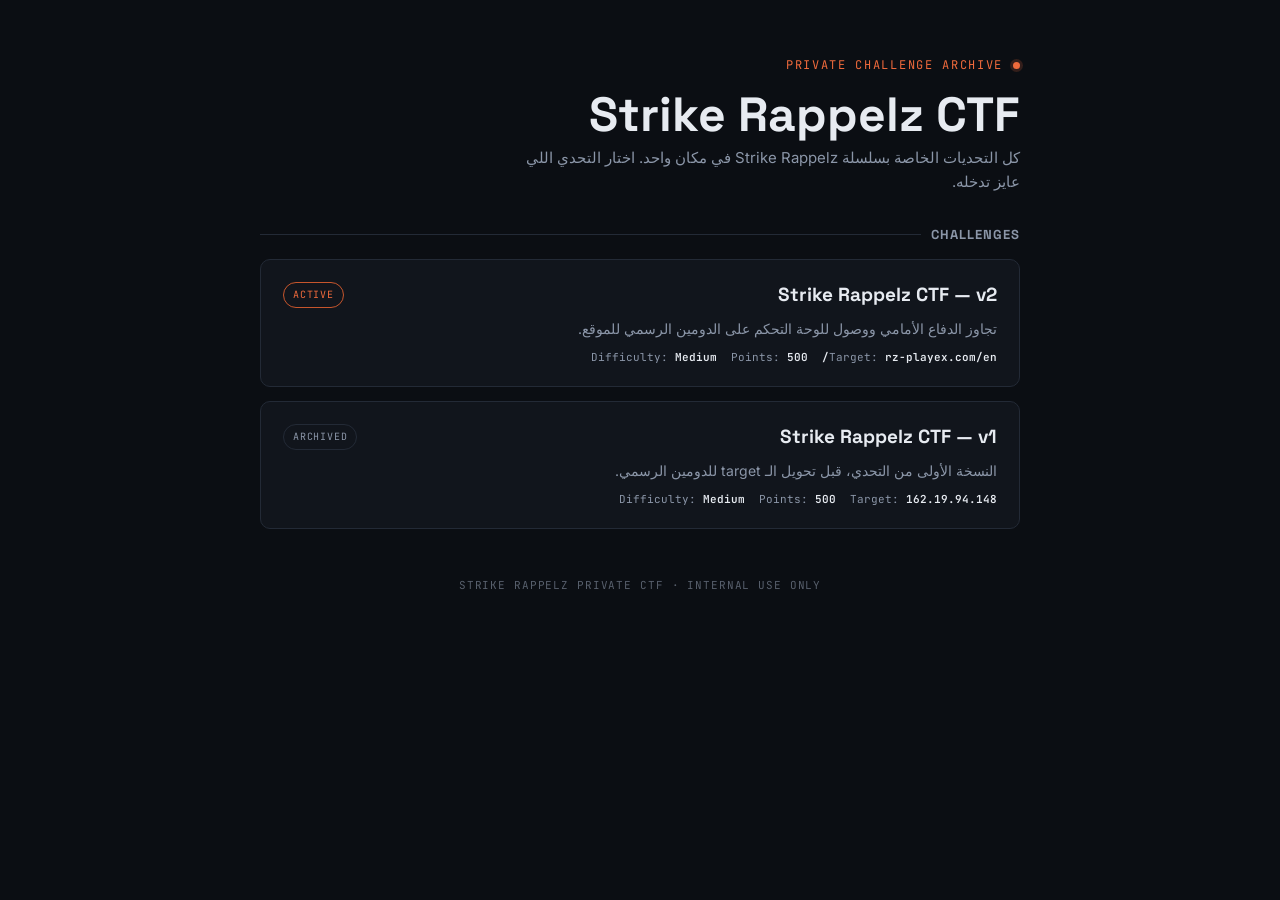
<file: index.html>
<!doctype html>
<html lang="ar" dir="rtl">
<head>
<meta charset="UTF-8">
<meta name="viewport" content="width=device-width, initial-scale=1, viewport-fit=cover">
<meta name="claude:viewport-fit-sides" content="cover">
<title>Strike Rappelz CTF Archive</title>
<link rel="preconnect" href="https://fonts.googleapis.com">
<link rel="preconnect" href="https://fonts.gstatic.com" crossorigin>
<link href="https://fonts.googleapis.com/css2?family=Space+Grotesk:wght@500;700&family=Inter:wght@400;500;600&family=JetBrains+Mono:wght@400;500;600&display=swap" rel="stylesheet">
<link rel="stylesheet" href="styles.css">
</head>
<body>
<div class="wrap">

  <div class="eyebrow">Private Challenge Archive</div>
  <h1>Strike Rappelz CTF</h1>
  <p class="sub">كل التحديات الخاصة بسلسلة Strike Rappelz في مكان واحد. اختار التحدي اللي عايز تدخله.</p>

  <section>
    <h2>Challenges</h2>
    <div class="list">

      <a class="list-item" href="domain.html">
        <div class="row1">
          <span class="name">Strike Rappelz CTF — v2</span>
          <span class="badge live">Active</span>
        </div>
        <p class="desc">تجاوز الدفاع الأمامي ووصول للوحة التحكم على الدومين الرسمي للموقع.</p>
        <div class="meta">
          <span>Target: <b>rz-playex.com/en/</b></span>
          <span>Points: <b>500</b></span>
          <span>Difficulty: <b>Medium</b></span>
        </div>
      </a>

      <a class="list-item" href="ip-target.html">
        <div class="row1">
          <span class="name">Strike Rappelz CTF — v1</span>
          <span class="badge">Archived</span>
        </div>
        <p class="desc">النسخة الأولى من التحدي، قبل تحويل الـ target للدومين الرسمي.</p>
        <div class="meta">
          <span>Target: <b>162.19.94.148</b></span>
          <span>Points: <b>500</b></span>
          <span>Difficulty: <b>Medium</b></span>
        </div>
      </a>

    </div>
  </section>

  <footer>Strike Rappelz Private CTF &middot; Internal use only</footer>

</div>
</body>
</html>
</file>
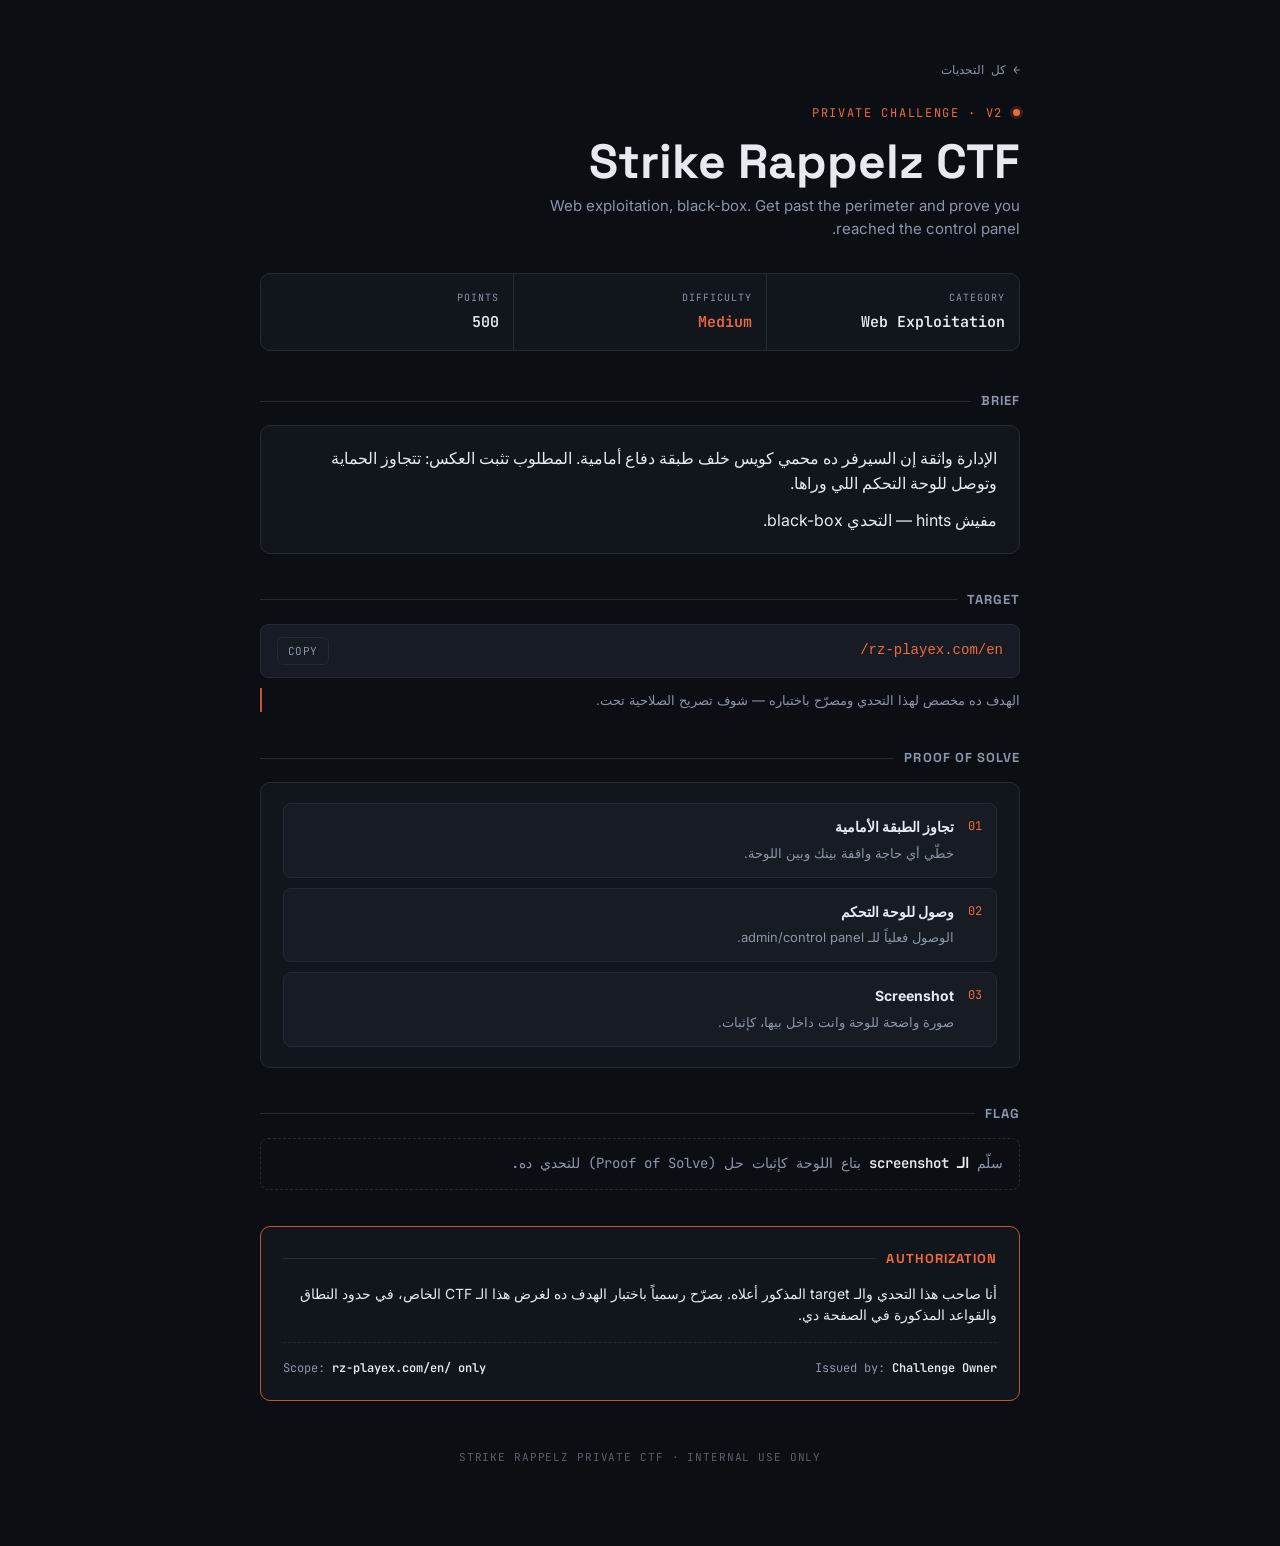
<file: domain.html>
<!doctype html>
<html lang="ar" dir="rtl">
<head>
<meta charset="UTF-8">
<meta name="viewport" content="width=device-width, initial-scale=1, viewport-fit=cover">
<meta name="claude:viewport-fit-sides" content="cover">
<title>Strike Rappelz CTF — v2</title>
<link rel="preconnect" href="https://fonts.googleapis.com">
<link rel="preconnect" href="https://fonts.gstatic.com" crossorigin>
<link href="https://fonts.googleapis.com/css2?family=Space+Grotesk:wght@500;700&family=Inter:wght@400;500;600&family=JetBrains+Mono:wght@400;500;600&display=swap" rel="stylesheet">
<link rel="stylesheet" href="styles.css">
</head>
<body>
<div class="wrap">

  <a class="back-link" href="index.html">&larr; كل التحديات</a>

  <div class="eyebrow">Private Challenge &middot; v2</div>
  <h1>Strike Rappelz CTF</h1>
  <p class="sub">Web exploitation, black-box. Get past the perimeter and prove you reached the control panel.</p>

  <div class="stat-rail">
    <div class="stat"><div class="k">Category</div><div class="v">Web Exploitation</div></div>
    <div class="stat"><div class="k">Difficulty</div><div class="v accent">Medium</div></div>
    <div class="stat"><div class="k">Points</div><div class="v">500</div></div>
  </div>

  <section>
    <h2>Brief</h2>
    <div class="card brief">
      <p>الإدارة واثقة إن السيرفر ده محمي كويس خلف طبقة دفاع أمامية. المطلوب تثبت العكس: تتجاوز الحماية وتوصل للوحة التحكم اللي وراها.</p>
      <p>مفيش hints — التحدي black-box.</p>
    </div>
  </section>

  <section>
    <h2>Target</h2>
    <div class="target-row">
      <code id="target-url">rz-playex.com/en/</code>
      <button class="copy-btn" onclick="copyTarget()" id="copy-btn">Copy</button>
    </div>
    <p class="note">الهدف ده مخصص لهذا التحدي ومصرّح باختباره — شوف تصريح الصلاحية تحت.</p>
  </section>

  <section>
    <h2>Proof of Solve</h2>
    <div class="card">
      <ol class="steps">
        <li><span class="n">01</span><span class="t"><b>تجاوز الطبقة الأمامية</b><span>خطّي أي حاجة واقفة بينك وبين اللوحة.</span></span></li>
        <li><span class="n">02</span><span class="t"><b>وصول للوحة التحكم</b><span>الوصول فعلياً للـ admin/control panel.</span></span></li>
        <li><span class="n">03</span><span class="t"><b>Screenshot</b><span>صورة واضحة للوحة وانت داخل بيها، كإثبات.</span></span></li>
      </ol>
    </div>
  </section>

  <section>
    <h2>Flag</h2>
    <div class="flag-box">سلّم <b>الـ screenshot</b> بتاع اللوحة كإثبات حل (Proof of Solve) للتحدي ده.</div>
  </section>

  <section class="auth">
    <h2>Authorization</h2>
    <p>أنا صاحب هذا التحدي والـ target المذكور أعلاه. بصرّح رسمياً باختبار الهدف ده لغرض هذا الـ CTF الخاص، في حدود النطاق والقواعد المذكورة في الصفحة دي.</p>
      <div class="sig">
        <span>Issued by: <b>Challenge Owner</b></span>
        <span>Scope: <b>rz-playex.com/en/ only</b></span>
      </div>
  </section>

  <footer>Strike Rappelz Private CTF &middot; Internal use only</footer>

</div>

<script>
  function copyTarget() {
    const text = document.getElementById('target-url').textContent;
    const btn = document.getElementById('copy-btn');
    const done = () => { btn.textContent = 'Copied'; setTimeout(() => btn.textContent = 'Copy', 1400); };
    if (navigator.clipboard && navigator.clipboard.writeText) {
      navigator.clipboard.writeText(text).then(done).catch(() => {
        const range = document.createRange();
        range.selectNode(document.getElementById('target-url'));
        window.getSelection().removeAllRanges();
        window.getSelection().addRange(range);
      });
    }
  }
</script>
</body>
</html>
</file>
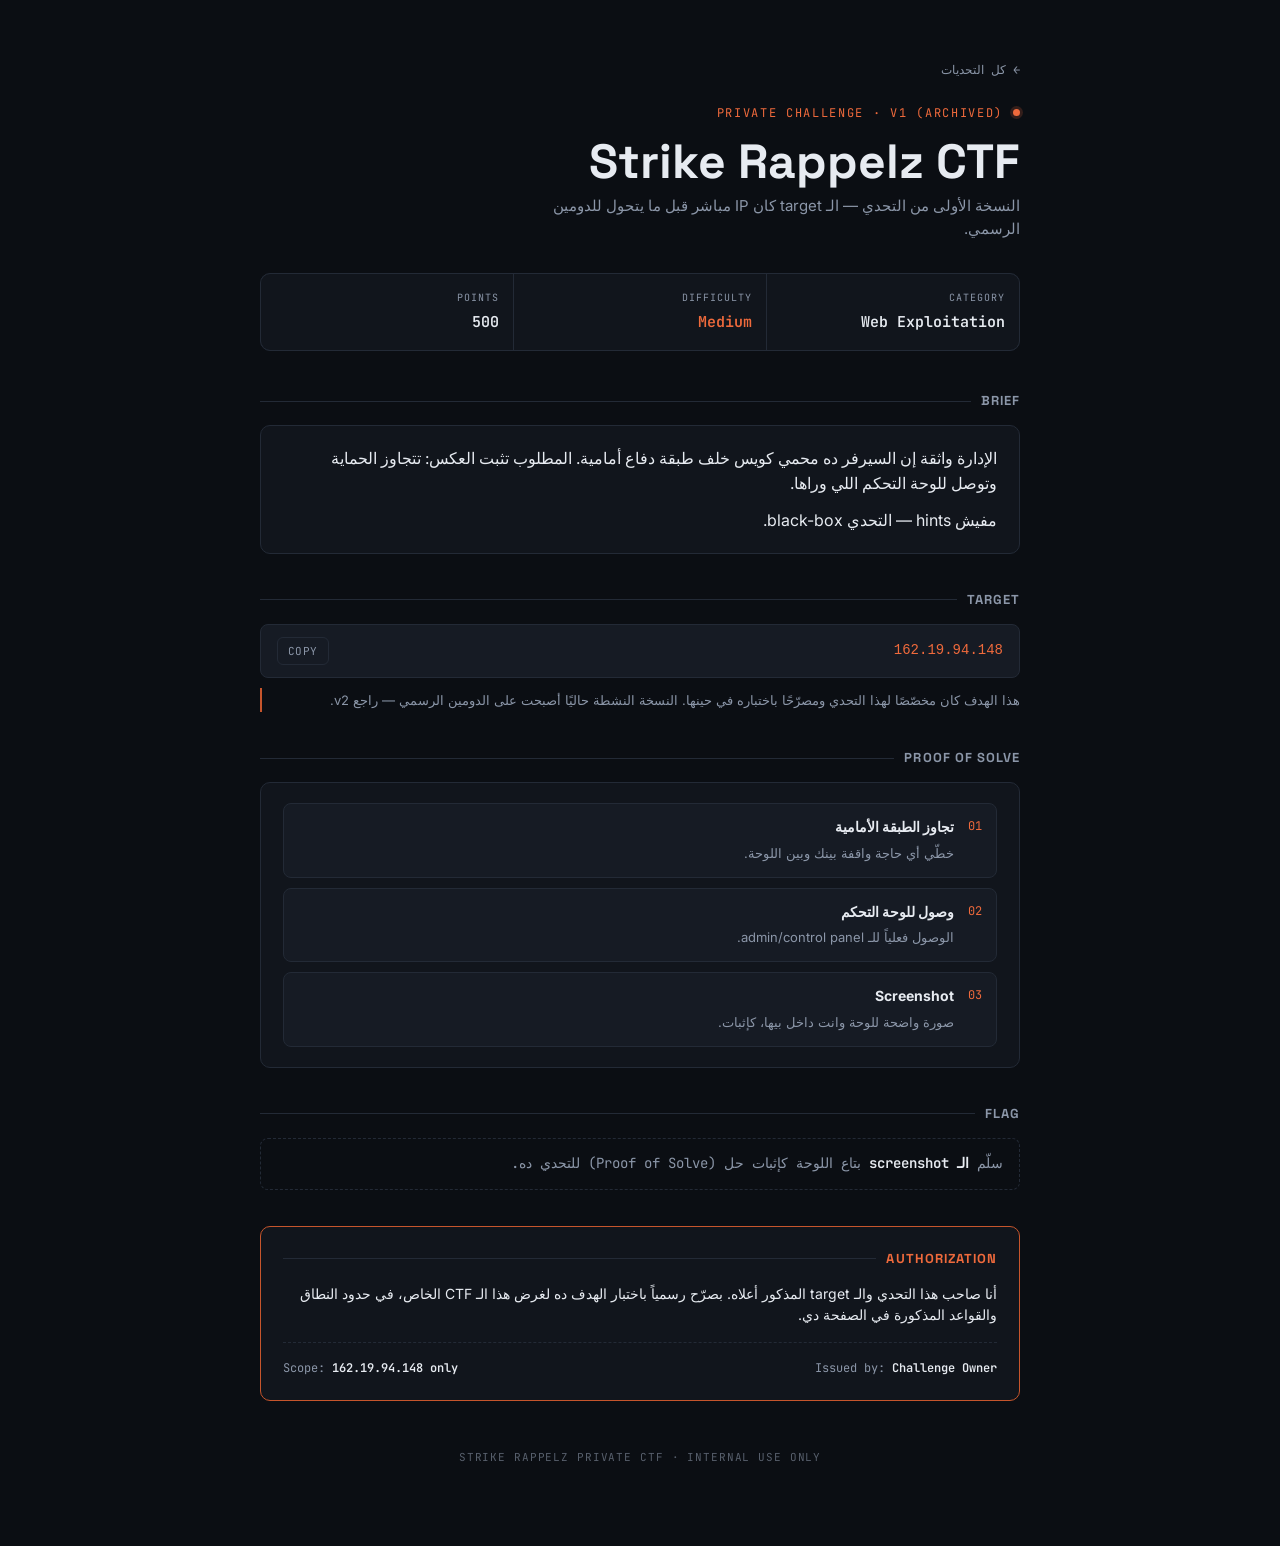
<file: ip-target.html>
<!doctype html>
<html lang="ar" dir="rtl">
<head>
<meta charset="UTF-8">
<meta name="viewport" content="width=device-width, initial-scale=1, viewport-fit=cover">
<meta name="claude:viewport-fit-sides" content="cover">
<title>Strike Rappelz CTF — v1</title>
<link rel="preconnect" href="https://fonts.googleapis.com">
<link rel="preconnect" href="https://fonts.gstatic.com" crossorigin>
<link href="https://fonts.googleapis.com/css2?family=Space+Grotesk:wght@500;700&family=Inter:wght@400;500;600&family=JetBrains+Mono:wght@400;500;600&display=swap" rel="stylesheet">
<link rel="stylesheet" href="styles.css">
</head>
<body>
<div class="wrap">

  <a class="back-link" href="index.html">&larr; كل التحديات</a>

  <div class="eyebrow">Private Challenge &middot; v1 (Archived)</div>
  <h1>Strike Rappelz CTF</h1>
  <p class="sub">النسخة الأولى من التحدي — الـ target كان IP مباشر قبل ما يتحول للدومين الرسمي.</p>

  <div class="stat-rail">
    <div class="stat"><div class="k">Category</div><div class="v">Web Exploitation</div></div>
    <div class="stat"><div class="k">Difficulty</div><div class="v accent">Medium</div></div>
    <div class="stat"><div class="k">Points</div><div class="v">500</div></div>
  </div>

  <section>
    <h2>Brief</h2>
    <div class="card brief">
      <p>الإدارة واثقة إن السيرفر ده محمي كويس خلف طبقة دفاع أمامية. المطلوب تثبت العكس: تتجاوز الحماية وتوصل للوحة التحكم اللي وراها.</p>
      <p>مفيش hints — التحدي black-box.</p>
    </div>
  </section>

  <section>
    <h2>Target</h2>
    <div class="target-row">
      <code id="target-url">162.19.94.148</code>
      <button class="copy-btn" onclick="copyTarget()" id="copy-btn">Copy</button>
    </div>
    <p class="note">هذا الهدف كان مخصّصًا لهذا التحدي ومصرّحًا باختباره في حينها. النسخة النشطة حاليًا أصبحت على الدومين الرسمي — راجع v2.</p>
  </section>

  <section>
    <h2>Proof of Solve</h2>
    <div class="card">
      <ol class="steps">
        <li><span class="n">01</span><span class="t"><b>تجاوز الطبقة الأمامية</b><span>خطّي أي حاجة واقفة بينك وبين اللوحة.</span></span></li>
        <li><span class="n">02</span><span class="t"><b>وصول للوحة التحكم</b><span>الوصول فعلياً للـ admin/control panel.</span></span></li>
        <li><span class="n">03</span><span class="t"><b>Screenshot</b><span>صورة واضحة للوحة وانت داخل بيها، كإثبات.</span></span></li>
      </ol>
    </div>
  </section>

  <section>
    <h2>Flag</h2>
    <div class="flag-box">سلّم <b>الـ screenshot</b> بتاع اللوحة كإثبات حل (Proof of Solve) للتحدي ده.</div>
  </section>

  <section class="auth">
    <h2>Authorization</h2>
    <p>أنا صاحب هذا التحدي والـ target المذكور أعلاه. بصرّح رسمياً باختبار الهدف ده لغرض هذا الـ CTF الخاص، في حدود النطاق والقواعد المذكورة في الصفحة دي.</p>
      <div class="sig">
        <span>Issued by: <b>Challenge Owner</b></span>
        <span>Scope: <b>162.19.94.148 only</b></span>
      </div>
  </section>

  <footer>Strike Rappelz Private CTF &middot; Internal use only</footer>

</div>

<script>
  function copyTarget() {
    const text = document.getElementById('target-url').textContent;
    const btn = document.getElementById('copy-btn');
    const done = () => { btn.textContent = 'Copied'; setTimeout(() => btn.textContent = 'Copy', 1400); };
    if (navigator.clipboard && navigator.clipboard.writeText) {
      navigator.clipboard.writeText(text).then(done).catch(() => {
        const range = document.createRange();
        range.selectNode(document.getElementById('target-url'));
        window.getSelection().removeAllRanges();
        window.getSelection().addRange(range);
      });
    }
  }
</script>
</body>
</html>
</file>
<file: styles.css>
:root {
  --bg: #0b0e13;
  --panel: #11151c;
  --panel-2: #161b24;
  --line: #232a36;
  --fg: #e7ebf1;
  --fg-dim: #8b96a8;
  --accent: #ef6a3c;
  --accent-dim: #c6552c;
  --mono: "JetBrains Mono", ui-monospace, "SF Mono", Menlo, Consolas, monospace;
  --display: "Space Grotesk", "Inter", sans-serif;
  --body: "Inter", sans-serif;
  color-scheme: dark;
}

* { box-sizing: border-box; }

body {
  margin: 0;
  background: var(--bg);
  color: var(--fg);
  font-family: var(--body);
  padding-left: max(16px, env(safe-area-inset-left, 0px));
  padding-right: max(16px, env(safe-area-inset-right, 0px));
  line-height: 1.55;
}

.wrap {
  max-width: 760px;
  margin: 0 auto;
  padding-block: 56px 80px;
}

.eyebrow {
  font-family: var(--mono);
  font-size: 12px;
  letter-spacing: 0.14em;
  text-transform: uppercase;
  color: var(--accent);
  display: flex;
  align-items: center;
  gap: 10px;
}
.eyebrow::before {
  content: "";
  width: 7px;
  height: 7px;
  background: var(--accent);
  border-radius: 50%;
  box-shadow: 0 0 0 3px rgba(239, 106, 60, 0.18);
}

h1 {
  font-family: var(--display);
  font-weight: 700;
  font-size: clamp(32px, 6vw, 48px);
  line-height: 1.08;
  margin: 14px 0 6px;
  text-wrap: balance;
}

.sub {
  color: var(--fg-dim);
  font-size: 15px;
  max-width: 56ch;
  margin: 0 0 32px;
}

a { color: inherit; }

.back-link {
  display: inline-flex;
  align-items: center;
  gap: 6px;
  font-family: var(--mono);
  font-size: 12px;
  color: var(--fg-dim);
  text-decoration: none;
  margin-bottom: 24px;
}
.back-link:hover { color: var(--accent); }

.stat-rail {
  display: grid;
  grid-template-columns: repeat(3, 1fr);
  gap: 1px;
  background: var(--line);
  border: 1px solid var(--line);
  border-radius: 10px;
  overflow: hidden;
  margin-bottom: 40px;
}
.stat {
  background: var(--panel);
  padding: 16px 14px;
  min-width: 0;
}
.stat .k {
  font-family: var(--mono);
  font-size: 10px;
  letter-spacing: 0.1em;
  text-transform: uppercase;
  color: var(--fg-dim);
  margin-bottom: 6px;
}
.stat .v {
  font-family: var(--mono);
  font-size: 15px;
  color: var(--fg);
  font-weight: 600;
}
.stat .v.accent { color: var(--accent); }

section { margin-bottom: 36px; }

h2 {
  font-family: var(--display);
  font-size: 13px;
  letter-spacing: 0.08em;
  text-transform: uppercase;
  color: var(--fg-dim);
  margin: 0 0 14px;
  display: flex;
  align-items: center;
  gap: 10px;
}
h2::after {
  content: "";
  flex: 1;
  height: 1px;
  background: var(--line);
}

.card {
  background: var(--panel);
  border: 1px solid var(--line);
  border-radius: 10px;
  padding: 20px 22px;
}

.brief { font-size: 16px; color: var(--fg); }
.brief p { margin: 0 0 12px; }
.brief p:last-child { margin-bottom: 0; }

.target-row {
  display: flex;
  align-items: center;
  justify-content: space-between;
  gap: 12px;
  padding: 12px 16px;
  background: var(--panel-2);
  border: 1px solid var(--line);
  border-radius: 8px;
  font-family: var(--mono);
  font-size: 14px;
  min-width: 0;
}
.target-row code { color: var(--accent); overflow-x: auto; white-space: nowrap; }
.copy-btn {
  flex-shrink: 0;
  background: transparent;
  border: 1px solid var(--line);
  color: var(--fg-dim);
  font-family: var(--mono);
  font-size: 11px;
  letter-spacing: 0.04em;
  text-transform: uppercase;
  padding: 6px 10px;
  border-radius: 6px;
  cursor: pointer;
}
.copy-btn:hover { border-color: var(--accent-dim); color: var(--fg); }
.copy-btn:focus-visible { outline: 2px solid var(--accent); outline-offset: 2px; }

ol.steps { list-style: none; margin: 0; padding: 0; display: flex; flex-direction: column; gap: 10px; }
ol.steps li {
  display: flex; gap: 14px; align-items: flex-start;
  padding: 12px 14px; background: var(--panel-2);
  border: 1px solid var(--line); border-radius: 8px;
}
ol.steps .n { font-family: var(--mono); font-size: 12px; color: var(--accent); flex-shrink: 0; padding-top: 1px; }
ol.steps .t { min-width: 0; }
ol.steps .t b { display: block; font-size: 14px; margin-bottom: 2px; }
ol.steps .t span { color: var(--fg-dim); font-size: 13px; }

.flag-box {
  font-family: var(--mono); font-size: 14px; color: var(--fg-dim);
  border: 1px dashed var(--line); border-radius: 8px; padding: 14px 16px;
}
.flag-box b { color: var(--fg); font-weight: 600; }

.note {
  font-size: 13px; color: var(--fg-dim);
  border-left: 2px solid var(--accent-dim);
  padding: 2px 0 2px 14px; margin-top: 10px;
}

.auth {
  background: var(--panel); border: 1px solid var(--accent-dim);
  border-radius: 10px; padding: 22px; position: relative;
}
.auth h2 { color: var(--accent); }
.auth h2::after { background: var(--line); }
.auth p { margin: 0 0 10px; font-size: 14px; color: var(--fg); }
.auth p:last-child { margin-bottom: 0; }
.sig {
  margin-top: 16px; padding-top: 16px; border-top: 1px dashed var(--line);
  display: flex; justify-content: space-between; gap: 16px; flex-wrap: wrap;
  font-family: var(--mono); font-size: 12px; color: var(--fg-dim);
}
.sig b { color: var(--fg); font-weight: 600; }

footer {
  margin-top: 48px; text-align: center;
  font-family: var(--mono); font-size: 11px; letter-spacing: 0.08em;
  text-transform: uppercase; color: var(--fg-dim); opacity: 0.6;
}

/* Index / list page */
.list { display: flex; flex-direction: column; gap: 14px; }
.list-item {
  display: block; text-decoration: none;
  background: var(--panel); border: 1px solid var(--line);
  border-radius: 10px; padding: 20px 22px;
  transition: border-color .15s ease;
}
.list-item:hover { border-color: var(--accent-dim); }
.list-item .row1 {
  display: flex; align-items: center; justify-content: space-between; gap: 12px; margin-bottom: 8px;
}
.list-item .name { font-family: var(--display); font-weight: 700; font-size: 19px; color: var(--fg); }
.list-item .badge {
  font-family: var(--mono); font-size: 10px; letter-spacing: 0.08em; text-transform: uppercase;
  padding: 4px 9px; border-radius: 999px; border: 1px solid var(--line); color: var(--fg-dim); flex-shrink: 0;
}
.list-item .badge.live { color: var(--accent); border-color: var(--accent-dim); }
.list-item .desc { color: var(--fg-dim); font-size: 14px; margin: 0 0 10px; }
.list-item .meta {
  display: flex; gap: 14px; flex-wrap: wrap;
  font-family: var(--mono); font-size: 11px; color: var(--fg-dim);
}
.list-item .meta span b { color: var(--fg); font-weight: 600; }

@media (max-width: 480px) {
  .stat-rail { grid-template-columns: 1fr; }
  .list-item .row1 { flex-direction: column; align-items: flex-start; }
}
</file>
